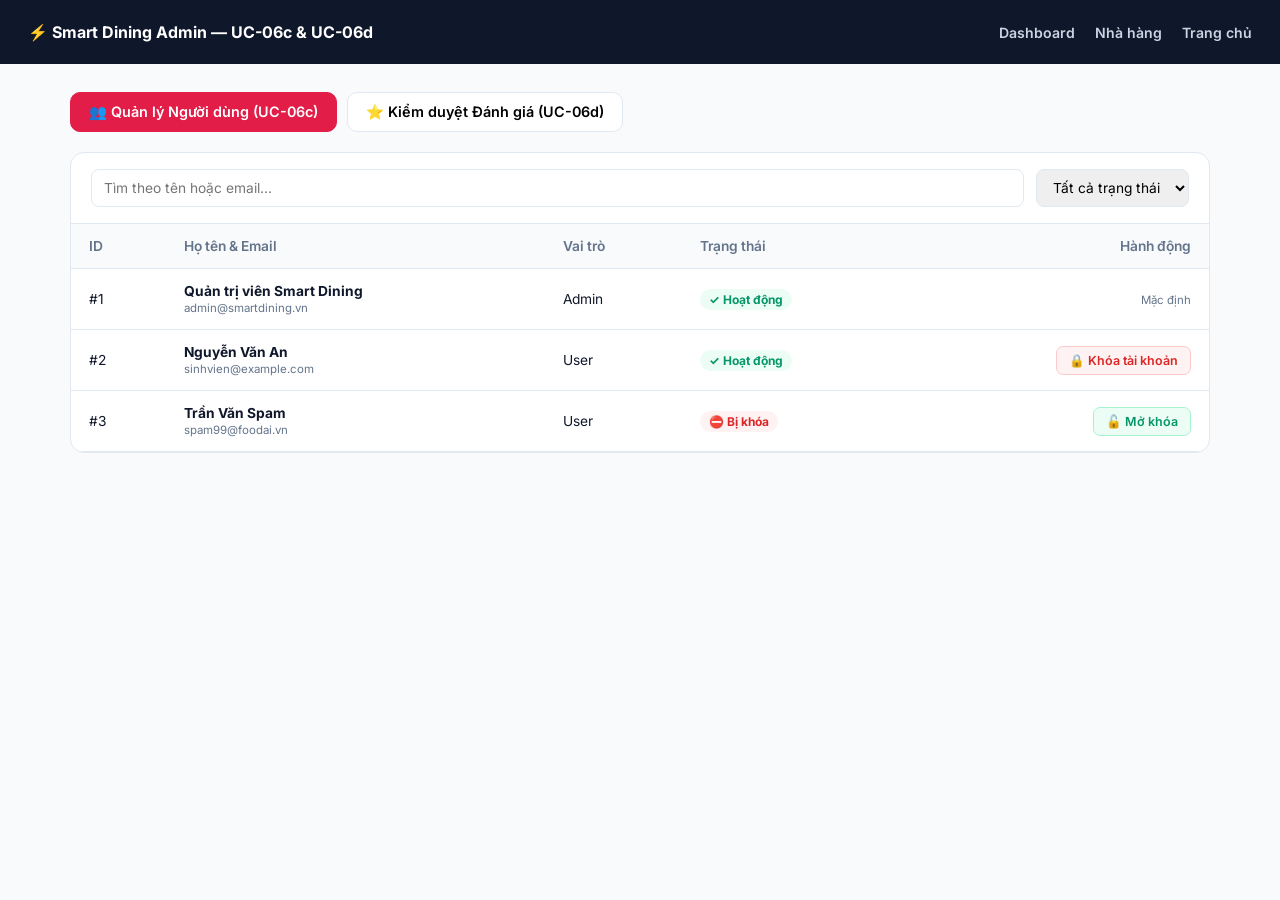
<file: frontend/admin-users-reviews.html>
<!DOCTYPE html>
<html lang="vi">
<head>
    <meta charset="UTF-8">
    <meta name="viewport" content="width=device-width, initial-scale=1.0">
    <title>Admin — Quản lý Người dùng & Kiểm duyệt Đánh giá (UC-06c, UC-06d)</title>
    <link href="https://fonts.googleapis.com/css2?family=Inter:wght@400;500;600;700&display=swap" rel="stylesheet">
    <style>
        :root {
            --bg-page: #f8fafc; --bg-surface: #ffffff; --text-primary: #0f172a;
            --text-muted: #64748b; --border: #e2e8f0; --brand-red: #e11d48;
        }
        * { box-sizing: border-box; margin: 0; padding: 0; font-family: 'Inter', sans-serif; }
        body { background: var(--bg-page); color: var(--text-primary); }
        .topbar {
            background: #0f172a; color: #fff; height: 64px; padding: 0 28px;
            display: flex; align-items: center; justify-content: space-between;
        }
        .topbar a { color: #cbd5e1; text-decoration: none; font-size: 0.88rem; font-weight: 600; margin-left: 16px; }
        .topbar a:hover { color: #fff; }
        .container { max-width: 1180px; margin: 28px auto; padding: 0 20px; }
        .tabs { display: flex; gap: 10px; margin-bottom: 20px; }
        .tab-btn {
            padding: 10px 18px; border-radius: 10px; border: 1px solid var(--border);
            background: var(--bg-surface); cursor: pointer; font-weight: 600; font-size: 0.9rem;
        }
        .tab-btn.active { background: var(--brand-red); color: #fff; border-color: var(--brand-red); }
        .panel { display: none; background: var(--bg-surface); border: 1px solid var(--border); border-radius: 14px; overflow: hidden; }
        .panel.active { display: block; }
        .toolbar { padding: 16px 20px; border-bottom: 1px solid var(--border); display: flex; gap: 12px; flex-wrap: wrap; }
        .toolbar input, .toolbar select { height: 38px; padding: 0 12px; border: 1px solid var(--border); border-radius: 8px; font-size: 0.86rem; }
        table { width: 100%; border-collapse: collapse; font-size: 0.86rem; }
        th, td { padding: 14px 18px; border-bottom: 1px solid var(--border); text-align: left; }
        th { background: #f8fafc; font-weight: 600; color: var(--text-muted); }
        .badge { padding: 3px 9px; border-radius: 999px; font-size: 0.75rem; font-weight: 700; }
        .badge-active { background: #ecfdf5; color: #059669; }
        .badge-locked { background: #fef2f2; color: #dc2626; }
        .btn { padding: 6px 12px; border-radius: 7px; font-size: 0.78rem; font-weight: 600; cursor: pointer; border: 1px solid var(--border); background: #fff; }
        .btn-lock { color: #dc2626; border-color: #fecaca; background: #fef2f2; }
        .btn-unlock { color: #059669; border-color: #a7f3d0; background: #ecfdf5; }
    </style>
</head>
<body>
    <header class="topbar">
        <strong>⚡ Smart Dining Admin — UC-06c & UC-06d</strong>
        <div>
            <a href="admin.html">Dashboard</a>
            <a href="admin-restaurants.html">Nhà hàng</a>
            <a href="index.html">Trang chủ</a>
        </div>
    </header>

    <main class="container">
        <div class="tabs">
            <button type="button" class="tab-btn active" onclick="switchAdminPanel('users', this)">👥 Quản lý Người dùng (UC-06c)</button>
            <button type="button" class="tab-btn" onclick="switchAdminPanel('reviews', this)">⭐ Kiểm duyệt Đánh giá (UC-06d)</button>
        </div>

        <!-- PANEL 1: QUẢN LÝ NGƯỜI DÙNG (UC-06c) -->
        <section id="panel-users" class="panel active">
            <div class="toolbar">
                <input type="text" id="search-user" placeholder="Tìm theo tên hoặc email..." oninput="renderUsers()" style="flex:1;min-width:220px;">
                <select id="filter-status" onchange="renderUsers()">
                    <option value="">Tất cả trạng thái</option>
                    <option value="active">Đang hoạt động</option>
                    <option value="locked">Bị khóa (BR-07)</option>
                </select>
            </div>
            <table>
                <thead>
                    <tr>
                        <th>ID</th>
                        <th>Họ tên & Email</th>
                        <th>Vai trò</th>
                        <th>Trạng thái</th>
                        <th style="text-align:right;">Hành động</th>
                    </tr>
                </thead>
                <tbody id="users-tbody"></tbody>
            </table>
        </section>

        <!-- PANEL 2: KIỂM DUYỆT ĐÁNH GIÁ (UC-06d) -->
        <section id="panel-reviews" class="panel">
            <div class="toolbar">
                <input type="text" id="search-review" placeholder="Lọc theo nội dung đánh giá hoặc tên quán..." oninput="renderReviews()" style="flex:1;min-width:220px;">
            </div>
            <table>
                <thead>
                    <tr>
                        <th>ID</th>
                        <th>Nhà hàng</th>
                        <th>Người đánh giá</th>
                        <th>Số sao</th>
                        <th>Nội dung nhận xét</th>
                        <th style="text-align:right;">Kiểm duyệt</th>
                    </tr>
                </thead>
                <tbody id="reviews-tbody"></tbody>
            </table>
        </section>
    </main>

    <script>
        let users = [
            { id: 1, full_name: 'Quản trị viên Smart Dining', email: 'admin@smartdining.vn', role: 'admin', status: 'active' },
            { id: 2, full_name: 'Nguyễn Văn An', email: 'sinhvien@example.com', role: 'user', status: 'active' },
            { id: 3, full_name: 'Trần Văn Spam', email: 'spam99@foodai.vn', role: 'user', status: 'locked' }
        ];

        let reviews = [
            { id: 10, restaurant_name: "Pizza 4P's Bến Thành", user_name: 'Nguyễn Văn An', rating: 5, comment: 'Pizza phô mai rất ngon, phục vụ nhiệt tình.' },
            { id: 11, restaurant_name: 'Quán Bụi - Ngô Văn Năm', user_name: 'Trần Văn Spam', rating: 1, comment: '[Vi phạm] Bình luận spam quảng cáo link rác...' },
            { id: 12, restaurant_name: 'Sushi Tei - Đông Du', user_name: 'Phạm Mai Anh', rating: 4, comment: 'Sashimi tươi, không gian đẹp.' }
        ];

        function switchAdminPanel(name, btn) {
            document.querySelectorAll('.tab-btn').forEach(b => b.classList.remove('active'));
            document.querySelectorAll('.panel').forEach(p => p.classList.remove('active'));
            btn.classList.add('active');
            document.getElementById('panel-' + name).classList.add('active');
        }

        async function loadUsersFromAPI() {
            const token = localStorage.getItem('access_token') || localStorage.getItem('auth_token');
            if (!token) return;
            try {
                const res = await fetch('/api/admin/users', { headers: { Authorization: `Bearer ${token}` } });
                if (res.ok) {
                    const json = await res.json();
                    if (Array.isArray(json.data) && json.data.length > 0) users = json.data;
                }
            } catch (_) {}
            renderUsers();
        }

        function renderUsers() {
            const kw = document.getElementById('search-user').value.trim().toLowerCase();
            const st = document.getElementById('filter-status').value;
            const filtered = users.filter(u =>
                (!kw || (u.full_name || '').toLowerCase().includes(kw) || (u.email || '').toLowerCase().includes(kw)) &&
                (!st || u.status === st)
            );
            document.getElementById('users-tbody').innerHTML = filtered.map(u => {
                const isLocked = u.status === 'locked';
                const isAdmin = u.role === 'admin';
                return `
                    <tr>
                        <td>#${u.id}</td>
                        <td><strong>${u.full_name}</strong><br><small style="color:var(--text-muted)">${u.email}</small></td>
                        <td>${isAdmin ? 'Admin' : 'User'}</td>
                        <td><span class="badge ${isLocked ? 'badge-locked' : 'badge-active'}">${isLocked ? '⛔ Bị khóa' : '✓ Hoạt động'}</span></td>
                        <td style="text-align:right;">
                            ${isAdmin ? '<small style="color:var(--text-muted)">Mặc định</small>' :
                                `<button type="button" class="btn ${isLocked ? 'btn-unlock' : 'btn-lock'}" onclick="toggleUserStatus(${u.id})">
                                    ${isLocked ? '🔓 Mở khóa' : '🔒 Khóa tài khoản'}
                                </button>`}
                        </td>
                    </tr>
                `;
            }).join('');
        }

        async function toggleUserStatus(userId) {
            const u = users.find(x => x.id === userId);
            if (!u) return;
            const nextStatus = u.status === 'active' ? 'locked' : 'active';
            const token = localStorage.getItem('access_token') || localStorage.getItem('auth_token');
            if (token) {
                try {
                    await fetch(`/api/admin/users/${userId}/status`, {
                        method: 'PATCH',
                        headers: { 'Content-Type': 'application/json', Authorization: `Bearer ${token}` },
                        body: JSON.stringify({ status: nextStatus, reason: 'Admin cập nhật từ UC-06c' })
                    });
                } catch (_) {}
            }
            u.status = nextStatus;
            renderUsers();
        }

        function renderReviews() {
            const kw = document.getElementById('search-review').value.trim().toLowerCase();
            const filtered = reviews.filter(r =>
                !kw || r.restaurant_name.toLowerCase().includes(kw) || r.comment.toLowerCase().includes(kw)
            );
            document.getElementById('reviews-tbody').innerHTML = filtered.map(r => `
                <tr>
                    <td>#${r.id}</td>
                    <td><strong>${r.restaurant_name}</strong></td>
                    <td>${r.user_name}</td>
                    <td style="color:#f59e0b;font-weight:700;">★ ${r.rating}</td>
                    <td>${r.comment}</td>
                    <td style="text-align:right;">
                        <button type="button" class="btn btn-lock" onclick="deleteReview(${r.id})">🗑️ Xóa vi phạm</button>
                    </td>
                </tr>
            `).join('');
        }

        async function deleteReview(reviewId) {
            if (!confirm('Xóa đánh giá vi phạm #' + reviewId + '?')) return;
            try {
                await fetch(`/api/reviews/${reviewId}?user_id=1&is_admin=true`, { method: 'DELETE' });
            } catch (_) {}
            reviews = reviews.filter(r => r.id !== reviewId);
            renderReviews();
        }

        document.addEventListener('DOMContentLoaded', () => {
            renderUsers();
            renderReviews();
            loadUsersFromAPI();
        });
    </script>
</body>
</html>
</file>
